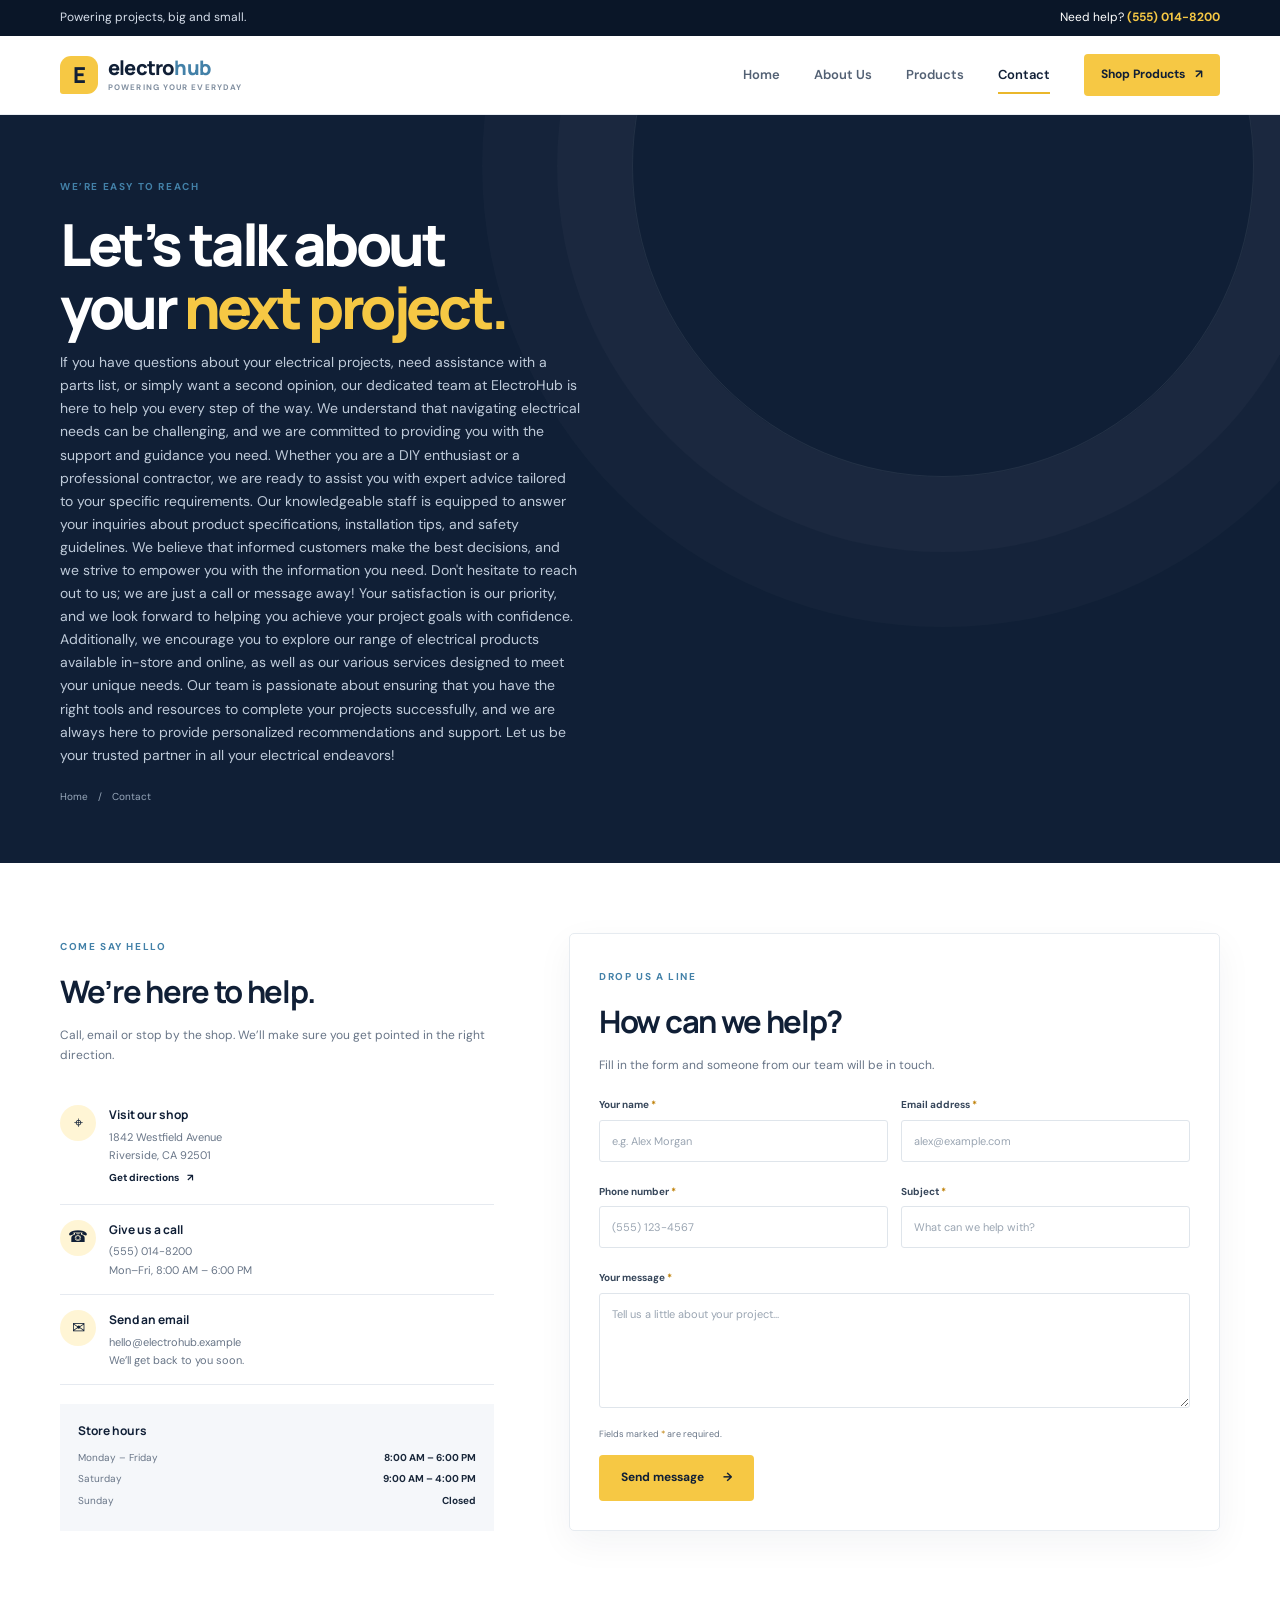
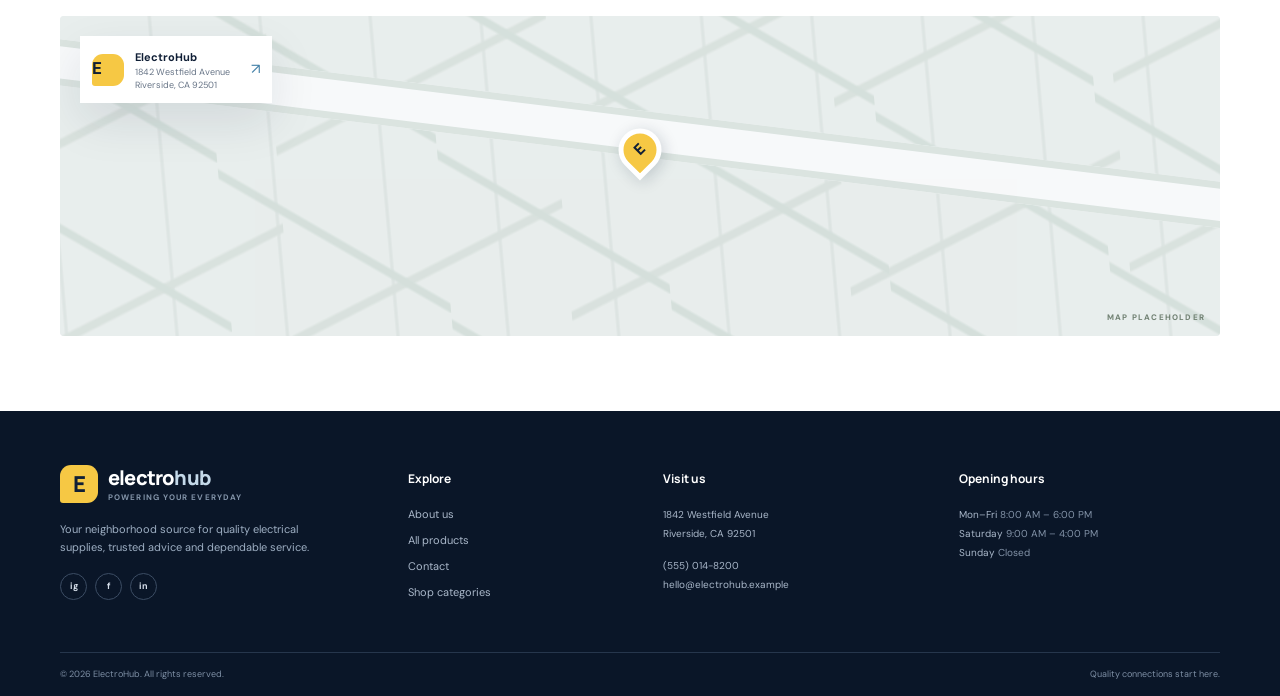
<file: contact.html>
<!DOCTYPE html>
<html lang="en">
<head>
  <meta charset="UTF-8"><meta name="viewport" content="width=device-width, initial-scale=1.0">
  <meta name="description" content="Contact ElectroHub for electrical product advice, project questions or store information. Call, visit our Riverside shop or send our team a message.">
  <meta property="og:title" content="Contact ElectroHub | Let's Talk Electrical"><meta property="og:description" content="Get in touch with the ElectroHub team for friendly product advice and dependable service."><meta property="og:type" content="website">
  <title>Contact ElectroHub | Let's Talk Electrical</title>
  <link rel="preconnect" href="https://fonts.googleapis.com"><link rel="preconnect" href="https://fonts.gstatic.com" crossorigin><link href="https://fonts.googleapis.com/css2?family=DM+Sans:wght@400;500;600;700&family=Manrope:wght@400;500;600;700;800&display=swap" rel="stylesheet"><link rel="stylesheet" href="css/style.css"><script src="js/main.js" defer></script>
</head>
<body>
  <a class="skip-link" href="#main-content">Skip to content</a><div class="topbar"><div class="container topbar-inner"><span>Powering projects, big and small.</span><a href="tel:+15550148200">Need help? <strong>(555) 014-8200</strong></a></div></div>
  <header class="site-header"><div class="container nav-wrap"><a class="brand" href="index.html" aria-label="ElectroHub home"><span class="brand-mark" aria-hidden="true">E</span><span>electro<span class="brand-accent">hub</span><small>POWERING YOUR EVERYDAY</small></span></a><button class="menu-toggle" type="button" aria-expanded="false" aria-controls="primary-navigation" aria-label="Open navigation"><span></span><span></span><span></span></button><nav class="primary-nav" id="primary-navigation" aria-label="Main navigation"><a href="index.html">Home</a><a href="about.html">About Us</a><a href="products.html">Products</a><a class="active" aria-current="page" href="contact.html">Contact</a><a class="nav-cta" href="products.html">Shop Products <span aria-hidden="true">↗</span></a></nav></div></header>
  <main id="main-content">
    <section class="page-hero contact-hero"><div class="container page-hero-content"><span class="eyebrow">WE’RE EASY TO REACH</span><h1>Let’s talk about<br>your <span>next project.</span></h1><p>If you have questions about your electrical projects, need assistance with a parts list, or simply want a second opinion, our dedicated team at ElectroHub is here to help you every step of the way. We understand that navigating electrical needs can be challenging, and we are committed to providing you with the support and guidance you need. Whether you are a DIY enthusiast or a professional contractor, we are ready to assist you with expert advice tailored to your specific requirements. Our knowledgeable staff is equipped to answer your inquiries about product specifications, installation tips, and safety guidelines. We believe that informed customers make the best decisions, and we strive to empower you with the information you need. Don't hesitate to reach out to us; we are just a call or message away! Your satisfaction is our priority, and we look forward to helping you achieve your project goals with confidence. Additionally, we encourage you to explore our range of electrical products available in-store and online, as well as our various services designed to meet your unique needs. Our team is passionate about ensuring that you have the right tools and resources to complete your projects successfully, and we are always here to provide personalized recommendations and support. Let us be your trusted partner in all your electrical endeavors!</p><div class="breadcrumb"><a href="index.html">Home</a><span aria-hidden="true">/</span><span>Contact</span></div></div></section>
    <section class="section contact-section"><div class="container contact-layout"><div class="contact-details"><span class="eyebrow">COME SAY HELLO</span><h2>We’re here to help.</h2><p>Call, email or stop by the shop. We’ll make sure you get pointed in the right direction.</p>
      <div class="contact-detail"><span class="contact-icon" aria-hidden="true">⌖</span><div><h3>Visit our shop</h3><p>1842 Westfield Avenue<br>Riverside, CA 92501</p><a class="text-link" href="https://maps.google.com/?q=1842+Westfield+Avenue+Riverside+CA+92501" target="_blank" rel="noopener noreferrer">Get directions <span aria-hidden="true">↗</span></a></div></div>
      <div class="contact-detail"><span class="contact-icon" aria-hidden="true">☎</span><div><h3>Give us a call</h3><p><a href="tel:+15550148200">(555) 014-8200</a><br>Mon–Fri, 8:00 AM – 6:00 PM</p></div></div>
      <div class="contact-detail"><span class="contact-icon" aria-hidden="true">✉</span><div><h3>Send an email</h3><p><a href="mailto:hello@electrohub.example">hello@electrohub.example</a><br>We’ll get back to you soon.</p></div></div>
      <div class="hours-card"><h3>Store hours</h3><p><span>Monday – Friday</span><strong>8:00 AM – 6:00 PM</strong></p><p><span>Saturday</span><strong>9:00 AM – 4:00 PM</strong></p><p><span>Sunday</span><strong>Closed</strong></p></div>
    </div>
    <div class="contact-form-card"><span class="eyebrow">DROP US A LINE</span><h2>How can we help?</h2><p>Fill in the form and someone from our team will be in touch.</p>
      <form id="contact-form" novalidate>
        <div class="form-grid"><div class="form-field"><label for="contact-name">Your name <span aria-hidden="true">*</span></label><input id="contact-name" name="name" type="text" autocomplete="name" required placeholder="e.g. Alex Morgan"><span class="field-error" id="name-error"></span></div>
          <div class="form-field"><label for="contact-email">Email address <span aria-hidden="true">*</span></label><input id="contact-email" name="email" type="email" autocomplete="email" required placeholder="alex@example.com"><span class="field-error" id="email-error"></span></div>
          <div class="form-field"><label for="contact-phone">Phone number <span aria-hidden="true">*</span></label><input id="contact-phone" name="phone" type="tel" autocomplete="tel" required pattern="[0-9+(). -]{7,20}" placeholder="(555) 123-4567"><span class="field-error" id="phone-error"></span></div>
          <div class="form-field"><label for="contact-subject">Subject <span aria-hidden="true">*</span></label><input id="contact-subject" name="subject" type="text" required placeholder="What can we help with?"><span class="field-error" id="subject-error"></span></div>
          <div class="form-field form-field-wide"><label for="contact-message">Your message <span aria-hidden="true">*</span></label><textarea id="contact-message" name="message" rows="5" required minlength="10" placeholder="Tell us a little about your project..."></textarea><span class="field-error" id="message-error"></span></div>
        </div>
        <p class="form-note">Fields marked <span aria-hidden="true">*</span> are required.</p><button class="button button-yellow submit-button" type="submit">Send message <span aria-hidden="true">→</span></button><p class="form-success" id="form-success" role="status" hidden>Thanks for reaching out! Your message has been received. This demo form does not send data.</p>
      </form>
    </div></div></section>
    <section class="map-section"><div class="container map-placeholder"><div class="map-grid" aria-hidden="true"></div><div class="map-pin" aria-hidden="true">E</div><div class="map-card"><span class="brand-mark" aria-hidden="true">E</span><div><strong>ElectroHub</strong><span>1842 Westfield Avenue<br>Riverside, CA 92501</span></div><a href="https://maps.google.com/?q=1842+Westfield+Avenue+Riverside+CA+92501" target="_blank" rel="noopener noreferrer" aria-label="Open ElectroHub location in maps">↗</a></div><span class="map-label">MAP PLACEHOLDER</span></div></section>
  </main>
  <footer class="site-footer"><div class="container footer-main"><div class="footer-about"><a class="brand brand-light" href="index.html"><span class="brand-mark" aria-hidden="true">E</span><span>electro<span class="brand-accent">hub</span><small>POWERING YOUR EVERYDAY</small></span></a><p>Your neighborhood source for quality electrical supplies, trusted advice and dependable service.</p><div class="social-links"><a href="#" aria-label="Instagram (placeholder)">ig</a><a href="#" aria-label="Facebook (placeholder)">f</a><a href="#" aria-label="LinkedIn (placeholder)">in</a></div></div><div class="footer-column"><h2>Explore</h2><a href="about.html">About us</a><a href="products.html">All products</a><a href="contact.html">Contact</a><a href="products.html">Shop categories</a></div><div class="footer-column"><h2>Visit us</h2><p>1842 Westfield Avenue<br>Riverside, CA 92501</p><p><a href="tel:+15550148200">(555) 014-8200</a><br><a href="mailto:hello@electrohub.example">hello@electrohub.example</a></p></div><div class="footer-column"><h2>Opening hours</h2><p>Mon–Fri <span>8:00 AM – 6:00 PM</span><br>Saturday <span>9:00 AM – 4:00 PM</span><br>Sunday <span>Closed</span></p></div></div><div class="container footer-bottom"><span>© <span data-year>2026</span> ElectroHub. All rights reserved.</span><span>Quality connections start here.</span></div></footer>
</body>
</html>
</file>
<file: css/style.css>
:root {
  --navy: #101f36;
  --navy-deep: #0a1628;
  --yellow: #f6c844;
  --yellow-dark: #eab72b;
  --blue: #4381a8;
  --ink: #19273a;
  --muted: #687587;
  --line: #e6eaf0;
  --soft: #f5f7fa;
  --white: #fff;
  --font-body: "DM Sans", sans-serif;
  --font-heading: "Manrope", sans-serif;
  --shadow: 0 18px 48px rgba(16, 31, 54, .1);
}

* { box-sizing: border-box; }
html { scroll-behavior: smooth; scroll-padding-top: 92px; }
body { margin: 0; color: var(--ink); background: var(--white); font-family: var(--font-body); font-size: 15px; line-height: 1.65; }
img { display: block; width: 100%; }
a { color: inherit; text-decoration: none; }
button, input, textarea { font: inherit; }
button, a { -webkit-tap-highlight-color: transparent; }
button:focus-visible, a:focus-visible, input:focus-visible, textarea:focus-visible { outline: 3px solid var(--blue); outline-offset: 3px; }
.container { width: min(1160px, calc(100% - 48px)); margin-inline: auto; }
.visually-hidden { position: absolute; width: 1px; height: 1px; padding: 0; margin: -1px; overflow: hidden; clip: rect(0, 0, 0, 0); white-space: nowrap; border: 0; }
.skip-link { position: fixed; top: 8px; left: 8px; z-index: 20; padding: 10px 16px; color: var(--navy); background: var(--yellow); transform: translateY(-150%); }
.skip-link:focus { transform: translateY(0); }
.topbar { color: #d7dfeb; background: var(--navy-deep); font-size: 12px; }
.topbar-inner { display: flex; justify-content: space-between; padding-block: 8px; }
.topbar a { color: var(--white); }
.topbar strong { color: var(--yellow); font-weight: 700; }
.site-header { position: sticky; top: 0; z-index: 10; background: rgba(255,255,255,.97); border-bottom: 1px solid rgba(230,234,240,.85); backdrop-filter: blur(12px); }
.nav-wrap { min-height: 78px; display: flex; align-items: center; justify-content: space-between; gap: 32px; }
.brand { display: inline-flex; align-items: center; gap: 10px; color: var(--navy); font-family: var(--font-heading); font-size: 20px; font-weight: 800; line-height: 1; letter-spacing: -.8px; }
.brand-mark { width: 38px; height: 38px; display: grid; place-items: center; color: var(--navy); background: var(--yellow); border-radius: 11px 11px 11px 3px; font-size: 22px; font-weight: 800; }
.brand-accent { color: var(--blue); }
.brand small { display: block; margin-top: 5px; font-family: var(--font-body); color: #8290a1; font-size: 8px; font-weight: 700; letter-spacing: 1.1px; }
.primary-nav { display: flex; align-items: center; gap: 34px; }
.primary-nav > a:not(.nav-cta) { position: relative; padding-block: 8px; color: #536174; font-size: 13px; font-weight: 600; transition: color .2s ease; }
.primary-nav > a:not(.nav-cta):hover, .primary-nav > a.active { color: var(--navy); }
.primary-nav > a.active::after { position: absolute; right: 0; bottom: 0; left: 0; height: 2px; background: var(--yellow-dark); content: ""; }
.nav-cta { padding: 11px 17px; color: var(--navy); background: var(--yellow); border-radius: 4px; font-size: 12px; font-weight: 700; transition: background .2s, transform .2s; }
.nav-cta:hover, .button-yellow:hover { background: var(--yellow-dark); transform: translateY(-2px); }
.nav-cta span { padding-left: 7px; }
.menu-toggle { display: none; }

.hero { position: relative; overflow: hidden; padding: 72px 0 70px; color: white; background: var(--navy); }
.hero::before { position: absolute; top: -260px; right: -100px; width: 650px; height: 650px; border: 1px solid rgba(255,255,255,.08); border-radius: 50%; box-shadow: 0 0 0 70px rgba(255,255,255,.025), 0 0 0 140px rgba(255,255,255,.02); content: ""; }
.hero-grid { position: relative; display: grid; grid-template-columns: 1fr .95fr; align-items: center; gap: 68px; }
.hero-copy { padding-block: 12px; }
.eyebrow { display: inline-flex; align-items: center; gap: 9px; color: var(--blue); font-size: 10px; font-weight: 700; letter-spacing: 1.6px; line-height: 1.5; }
.hero .eyebrow, .testimonial-section .eyebrow, .cta-band .eyebrow { color: #f7d66c; }
.eyebrow-dot { width: 7px; height: 7px; background: var(--yellow); border-radius: 50%; }
h1, h2, h3, p { margin-top: 0; }
h1, h2, h3 { font-family: var(--font-heading); }
h1 { margin: 20px 0 18px; font-size: clamp(42px, 5vw, 66px); font-weight: 800; letter-spacing: -3.4px; line-height: 1.1; }
h1 span, .story-copy h2 span, .page-hero h1 span, .trust-copy h2 span { color: var(--yellow); }
.hero-copy > p { max-width: 470px; margin-bottom: 28px; color: #bec9d8; font-size: 16px; }
.button-row { display: flex; flex-wrap: wrap; gap: 12px; }
.button { min-height: 46px; display: inline-flex; align-items: center; justify-content: center; gap: 19px; padding: 12px 19px; border: 0; border-radius: 4px; cursor: pointer; font-size: 12px; font-weight: 700; transition: background .2s ease, transform .2s ease, color .2s ease; }
.button-yellow { color: var(--navy); background: var(--yellow); }
.button-outline { color: white; border: 1px solid rgba(255,255,255,.35); background: transparent; }
.button-outline:hover { color: var(--navy); background: white; }
.button-dark { color: white; background: var(--navy); }
.button-dark:hover { background: var(--blue); transform: translateY(-2px); }
.button-small { min-height: 36px; padding: 8px 12px; color: var(--navy); background: #f0f3f6; font-size: 11px; }
.button-small:hover { background: var(--yellow); }
.hero-note { display: flex; align-items: center; gap: 13px; margin-top: 37px; }
.avatar-stack { display: flex; padding-left: 6px; }
.avatar-stack i { width: 27px; height: 27px; display: grid; place-items: center; margin-left: -6px; color: var(--navy); background: #d7e8ee; border: 2px solid var(--navy); border-radius: 50%; font-size: 9px; font-style: normal; font-weight: 800; }
.avatar-stack i:nth-child(2) { background: #f1d09c; }.avatar-stack i:nth-child(3) { background: #b7c8dc; }
.hero-note strong, .hero-note small { display: block; }.hero-note strong { font-size: 11px; }.hero-note small { color: #9cacc1; font-size: 10px; }
.hero-visual { position: relative; min-height: 405px; }
.hero-visual > img { height: 405px; object-fit: cover; border-radius: 6px; }
.hero-visual::after { position: absolute; inset: 0; border-radius: 6px; background: linear-gradient(0deg,rgba(10,22,40,.34),transparent 45%); content: ""; }
.hero-float { position: absolute; z-index: 1; right: -27px; bottom: 48px; display: flex; align-items: center; gap: 12px; padding: 15px 20px; color: var(--ink); background: white; border-radius: 5px; box-shadow: var(--shadow); }
.float-icon { width: 36px; height: 36px; display: grid; place-items: center; color: var(--navy); background: var(--yellow); border-radius: 50%; font-size: 18px; }
.hero-float strong, .hero-float small { display: block; }.hero-float strong { font-size: 12px; }.hero-float small { color: var(--muted); font-size: 10px; }
.visual-caption { position: absolute; z-index: 1; bottom: 20px; left: 20px; display: flex; align-items: center; gap: 9px; color: white; font-size: 9px; font-weight: 700; letter-spacing: 1.4px; }
.caption-line { width: 22px; height: 2px; background: var(--yellow); }
.benefits-strip { border-bottom: 1px solid var(--line); background: var(--white); }
.benefits-grid { display: grid; grid-template-columns: repeat(4, 1fr); padding-block: 25px; }
.benefit { display: flex; align-items: center; gap: 12px; padding: 6px 21px; border-right: 1px solid var(--line); }
.benefit:first-child { padding-left: 0; }.benefit:last-child { padding-right: 0; border: 0; }
.icon-tile { width: 39px; height: 39px; flex: 0 0 39px; display: grid; place-items: center; color: var(--navy); background: #fff7dd; border-radius: 4px; font-size: 16px; font-weight: 700; }
.benefit h2 { margin: 0; font-size: 12px; font-weight: 800; letter-spacing: -.2px; }.benefit p { margin: 2px 0 0; color: var(--muted); font-size: 10px; }
.section { padding: 84px 0; }
.section-heading { display: flex; align-items: end; justify-content: space-between; gap: 30px; margin-bottom: 30px; }
.section-heading h2, .catalog-heading h2 { margin: 8px 0 0; color: var(--navy); font-size: clamp(27px, 3vw, 38px); letter-spacing: -1.5px; line-height: 1.2; }
.text-link, .small-link { color: var(--navy); font-size: 11px; font-weight: 700; transition: color .2s; }.text-link:hover, .small-link:hover { color: var(--blue); }.text-link span, .small-link span { padding-left: 6px; }
.category-grid { display: grid; grid-template-columns: repeat(6, 1fr); gap: 14px; }
.category-card { position: relative; min-height: 208px; overflow: hidden; padding: 0 14px 16px; color: white; background: var(--navy); border-radius: 4px; }
.category-card::after { position: absolute; inset: 0; background: linear-gradient(0deg,rgba(9,20,36,.94),rgba(9,20,36,.02) 85%); content: ""; transition: background .25s; }
.category-card img { position: absolute; inset: 0; height: 100%; object-fit: cover; opacity: .8; transition: transform .35s ease; }
.category-card:hover img { transform: scale(1.07); }.category-card:hover::after { background: linear-gradient(0deg,rgba(9,20,36,.97),rgba(9,20,36,.15) 85%); }
.category-card h3, .category-card > span:not(.category-arrow) { position: relative; z-index: 1; display: block; }.category-card h3 { margin: 130px 0 1px; font-size: 14px; }.category-card > span:not(.category-arrow) { color: #d3dce8; font-size: 9px; }
.category-arrow { position: absolute; z-index: 1; top: 11px; right: 11px; width: 27px; height: 27px; display: grid; place-items: center; color: var(--navy); background: var(--yellow); border-radius: 50%; font-size: 12px; }
.featured-section { background: var(--soft); }
.product-grid { display: grid; grid-template-columns: repeat(4, 1fr); gap: 18px; }
.product-card, .catalog-card { overflow: hidden; background: white; border: 1px solid #ebeff3; border-radius: 5px; transition: box-shadow .25s, transform .25s; }
.product-card:hover, .catalog-card:hover { transform: translateY(-4px); box-shadow: var(--shadow); }
.product-image, .catalog-image { position: relative; display: block; overflow: hidden; background: #edf1f4; }
.product-image { height: 205px; }.product-image img, .catalog-image img { height: 100%; object-fit: cover; transition: transform .35s; }.product-card:hover .product-image img, .catalog-card:hover .catalog-image img { transform: scale(1.04); }
.product-tag { position: absolute; top: 12px; left: 12px; padding: 4px 8px; color: var(--navy); background: var(--yellow); border-radius: 2px; font-size: 8px; font-weight: 800; letter-spacing: .5px; }.tag-blue { color: white; background: var(--blue); }
.product-info { padding: 17px; }.product-category { color: #7d8b9b; font-size: 9px; font-weight: 700; letter-spacing: 1px; }.product-info h3, .catalog-info h3 { margin: 5px 0 7px; color: var(--navy); font-size: 14px; letter-spacing: -.3px; }
.rating { display: flex; align-items: center; gap: 7px; color: #eba900; font-size: 11px; letter-spacing: 1px; }.rating small { color: #8490a0; font-size: 10px; letter-spacing: 0; }
.product-bottom, .catalog-bottom { display: flex; align-items: center; justify-content: space-between; gap: 8px; margin-top: 13px; padding-top: 12px; border-top: 1px solid #edf0f3; }.product-bottom strong, .catalog-bottom strong { color: var(--navy); font-family: var(--font-heading); font-size: 15px; }.small-link { font-size: 10px; }
.story-grid { display: grid; grid-template-columns: 1fr 1fr; align-items: center; gap: 84px; }.story-image { position: relative; padding: 0 26px 26px 0; }.story-image::before { position: absolute; right: 0; bottom: 0; width: 72%; height: 76%; background: #eff4f7; content: ""; }.story-image img { position: relative; z-index: 1; height: 390px; object-fit: cover; border-radius: 4px; }.story-badge { position: absolute; z-index: 2; right: -10px; bottom: 34px; display: flex; align-items: center; gap: 10px; padding: 13px 17px; color: var(--navy); background: var(--yellow); box-shadow: 0 8px 24px rgba(16,31,54,.15); }.story-badge strong { font-family: var(--font-heading); font-size: 27px; line-height: 1; }.story-badge span { font-size: 9px; font-weight: 700; line-height: 1.4; }
.story-copy h2, .trust-copy h2 { margin: 9px 0 17px; color: var(--navy); font-size: clamp(30px, 3.2vw, 43px); letter-spacing: -1.8px; line-height: 1.2; }.story-copy h2 span, .trust-copy h2 span { color: var(--blue); }.story-copy p, .trust-copy p { margin-bottom: 14px; color: var(--muted); font-size: 13px; }.check-list { display: grid; gap: 10px; padding: 0; margin: 21px 0 25px; list-style: none; }.check-list li { position: relative; padding-left: 27px; color: #34445a; font-size: 12px; }.check-list li::before { position: absolute; top: 1px; left: 0; width: 17px; height: 17px; display: grid; place-items: center; color: var(--navy); background: #fff2c3; border-radius: 50%; content: "✓"; font-size: 10px; font-weight: 800; }
.testimonial-section { padding: 78px 0 84px; color: white; background: var(--navy); }.light-heading h2 { color: white; }.testimonial-controls { display: flex; gap: 8px; }.testimonial-controls button { width: 37px; height: 37px; color: white; border: 1px solid rgba(255,255,255,.3); border-radius: 50%; background: transparent; cursor: pointer; transition: background .2s; }.testimonial-controls button:hover { color: var(--navy); background: var(--yellow); }
.testimonial-grid { display: grid; grid-template-columns: repeat(3, 1fr); gap: 16px; }.quote-card { position: relative; min-height: 220px; padding: 23px; color: var(--ink); background: white; border-radius: 4px; }.quote-mark { position: absolute; top: 4px; right: 19px; color: #f1f3f6; font-family: Georgia, serif; font-size: 72px; line-height: 1; }.quote-card .rating { position: relative; }.quote-card blockquote { min-height: 73px; margin: 12px 0 17px; color: #48576a; font-size: 13px; line-height: 1.65; }.quote-person { display: flex; align-items: center; gap: 9px; }.person-avatar { width: 32px; height: 32px; display: grid; place-items: center; color: var(--navy); background: #dceaf0; border-radius: 50%; font-size: 9px; font-weight: 800; }.avatar-yellow { background: #fff0bf; }.avatar-blue { background: #d9e3f2; }.quote-person strong, .quote-person small { display: block; }.quote-person strong { color: var(--navy); font-size: 10px; }.quote-person small { color: var(--muted); font-size: 9px; }
.cta-band { padding: 42px 0; color: white; background: #183655; }.cta-inner { display: flex; align-items: center; justify-content: space-between; gap: 30px; }.cta-inner h2 { margin: 7px 0 5px; font-size: clamp(23px, 3vw, 32px); letter-spacing: -1px; }.cta-inner p { margin: 0; color: #c4d2e0; font-size: 12px; }
.site-footer { color: #b8c5d5; background: var(--navy-deep); }.footer-main { display: grid; grid-template-columns: 1.45fr 1fr 1.2fr 1.25fr; gap: 45px; padding-block: 54px 43px; }.brand-light { color: white; }.brand-light .brand-accent { color: #c4d9e9; }.brand-light small { color: #8394a9; }.footer-about > p { max-width: 250px; margin: 17px 0; color: #9eafc3; font-size: 11px; }.social-links { display: flex; gap: 8px; }.social-links a { width: 27px; height: 27px; display: grid; place-items: center; color: #d7e0eb; border: 1px solid #3c4d64; border-radius: 50%; font-size: 9px; font-weight: 700; transition: color .2s, background .2s; }.social-links a:hover { color: var(--navy); background: var(--yellow); }
.footer-column h2 { margin: 4px 0 16px; color: white; font-size: 12px; }.footer-column > a { display: block; margin: 8px 0; color: #aab8ca; font-size: 11px; }.footer-column a:hover { color: var(--yellow); }.footer-column p { margin: 0 0 13px; color: #aab8ca; font-size: 10px; line-height: 1.9; }.footer-column p span { color: #8393a8; }.footer-bottom { display: flex; justify-content: space-between; padding-block: 14px; color: #7e8fa5; border-top: 1px solid #26364c; font-size: 9px; }

.page-hero { position: relative; overflow: hidden; min-height: 345px; display: flex; align-items: center; color: white; background: var(--navy); }.page-hero::before { position: absolute; top: -260px; right: 2%; width: 620px; height: 620px; border: 1px solid rgba(255,255,255,.08); border-radius: 50%; box-shadow: 0 0 0 75px rgba(255,255,255,.025), 0 0 0 150px rgba(255,255,255,.02); content: ""; }.page-hero-content { position: relative; padding-block: 58px; }.page-hero h1 { margin: 14px 0 12px; font-size: clamp(39px, 5vw, 58px); }.page-hero-content > p { max-width: 520px; margin-bottom: 22px; color: #bfcbda; font-size: 14px; }.breadcrumb { display: flex; gap: 10px; color: #98a8bb; font-size: 10px; }.breadcrumb a:hover { color: var(--yellow); }
.values-section { background: var(--soft); }.values-section .section-heading > p { max-width: 350px; margin: 0 0 2px; color: var(--muted); font-size: 12px; }.values-grid { display: grid; grid-template-columns: repeat(3, 1fr); gap: 16px; }.value-card { padding: 25px; background: white; border: 1px solid #e8edf2; border-radius: 4px; }.value-number { color: var(--blue); font-family: var(--font-heading); font-size: 12px; font-weight: 800; }.value-card h3 { margin: 20px 0 8px; color: var(--navy); font-size: 16px; }.value-card p { margin: 0; color: var(--muted); font-size: 12px; }
.stats-section { padding: 42px 0; background: #fff7df; }.stats-grid { display: grid; grid-template-columns: repeat(4, 1fr); }.stats-grid > div { display: grid; gap: 3px; padding-left: 28px; border-right: 1px solid #eadcae; }.stats-grid > div:first-child { padding-left: 0; }.stats-grid > div:last-child { border: 0; }.stats-grid strong { color: var(--navy); font-family: var(--font-heading); font-size: 31px; letter-spacing: -1px; line-height: 1.2; }.stats-grid strong span { color: var(--blue); font-size: 21px; }.stats-grid > div > span { color: #687587; font-size: 10px; }
.trust-grid { display: grid; grid-template-columns: .9fr 1.1fr; align-items: center; gap: 75px; }.team-image { position: relative; }.team-image > img { height: 360px; object-fit: cover; border-radius: 4px; }.team-note { position: absolute; right: -18px; bottom: 24px; display: flex; align-items: center; gap: 11px; padding: 13px 17px; background: white; box-shadow: var(--shadow); }.team-icon { width: 34px; height: 34px; display: grid; place-items: center; background: var(--yellow); border-radius: 50%; }.team-note strong, .team-note small { display: block; }.team-note strong { color: var(--navy); font-size: 11px; }.team-note small { color: var(--muted); font-size: 9px; }

.catalog-section { padding-top: 65px; }.catalog-heading { display: flex; align-items: end; justify-content: space-between; gap: 25px; margin-bottom: 23px; }.catalog-heading h2 { font-size: 32px; }.search-box { width: min(310px, 100%); display: flex; align-items: center; gap: 9px; padding: 0 12px; border: 1px solid #dfe5ec; border-radius: 4px; color: var(--blue); }.search-box > span:not(.visually-hidden) { font-size: 22px; }.search-box input { width: 100%; min-height: 43px; padding: 8px 0; color: var(--ink); border: 0; outline: 0; background: transparent; font-size: 11px; }.search-box:focus-within { border-color: var(--blue); box-shadow: 0 0 0 2px rgba(67,129,168,.13); }.filter-row { display: flex; flex-wrap: wrap; gap: 8px; padding-bottom: 16px; border-bottom: 1px solid var(--line); }.filter-button { padding: 8px 14px; color: #58677a; border: 1px solid #e3e8ee; border-radius: 3px; background: white; cursor: pointer; font-size: 10px; font-weight: 600; transition: color .2s, background .2s, border .2s; }.filter-button:hover, .filter-button.active { color: var(--navy); border-color: var(--yellow); background: #fff6d8; }.results-count { margin: 14px 0; color: #738094; font-size: 10px; }.catalog-grid { display: grid; grid-template-columns: repeat(4, 1fr); gap: 17px; }.catalog-image { height: 180px; }.catalog-info { padding: 15px; }.catalog-info h3 { min-height: 21px; }.catalog-info > p { min-height: 36px; margin: 0; color: var(--muted); font-size: 10px; line-height: 1.6; }.empty-results { padding: 70px 20px; text-align: center; }.empty-results > span { color: var(--blue); font-size: 36px; }.empty-results h3 { margin: 8px 0; color: var(--navy); }.empty-results p { color: var(--muted); font-size: 12px; }

.contact-section { padding-block: 70px 85px; }.contact-layout { display: grid; grid-template-columns: .8fr 1.2fr; align-items: start; gap: 75px; }.contact-details > h2, .contact-form-card > h2 { margin: 8px 0 9px; color: var(--navy); font-size: 31px; letter-spacing: -1.3px; }.contact-details > p, .contact-form-card > p { color: var(--muted); font-size: 12px; }.contact-details > p { margin-bottom: 24px; }.contact-detail { display: flex; gap: 13px; padding: 15px 0; border-bottom: 1px solid var(--line); }.contact-icon { width: 36px; height: 36px; flex: 0 0 36px; display: grid; place-items: center; color: var(--navy); background: #fff5d5; border-radius: 50%; font-size: 16px; }.contact-detail h3 { margin: 0 0 3px; color: var(--navy); font-size: 12px; }.contact-detail p { margin: 0; color: var(--muted); font-size: 11px; }.contact-detail p a:hover { color: var(--blue); }.contact-detail .text-link { display: inline-block; margin-top: 5px; font-size: 10px; }.hours-card { margin-top: 19px; padding: 17px 18px; background: var(--soft); }.hours-card h3 { margin: 0 0 9px; color: var(--navy); font-size: 12px; }.hours-card p { display: flex; justify-content: space-between; gap: 12px; margin: 5px 0; color: var(--muted); font-size: 10px; }.hours-card strong { color: var(--ink); font-size: 10px; }.contact-form-card { padding: 29px; border: 1px solid #e6ebf0; border-radius: 5px; box-shadow: 0 12px 36px rgba(16,31,54,.05); }.contact-form-card > p { margin-bottom: 21px; }.form-grid { display: grid; grid-template-columns: 1fr 1fr; gap: 16px 13px; }.form-field { display: grid; align-content: start; gap: 6px; }.form-field-wide { grid-column: 1 / -1; }.form-field label { color: #36465a; font-size: 10px; font-weight: 700; }.form-field label span, .form-note span { color: #bd7d00; }.form-field input, .form-field textarea { width: 100%; padding: 11px 12px; color: var(--ink); border: 1px solid #dfe5eb; border-radius: 3px; background: white; font-size: 11px; }.form-field input { min-height: 42px; }.form-field textarea { min-height: 115px; resize: vertical; }.form-field input::placeholder, .form-field textarea::placeholder { color: #9aa5b2; }.form-field [aria-invalid="true"] { border-color: #bf3b3b; }.field-error { min-height: 0; color: #a92c2c; font-size: 10px; }.field-error:not(:empty) { min-height: 14px; }.form-note { margin: 13px 0; color: var(--muted); font-size: 9px; }.submit-button { min-width: 155px; }.form-success { margin: 15px 0 0; padding: 11px 13px; color: #205e3a; background: #e9f7ed; border-left: 3px solid #2e8b57; font-size: 11px; }
.map-section { padding: 0 0 75px; }.map-placeholder { position: relative; min-height: 320px; overflow: hidden; display: grid; place-items: center; background: #e8edf0; border-radius: 4px; }.map-grid { position: absolute; inset: -60px; opacity: .65; background-color: #e9eeeb; background-image: linear-gradient(35deg, transparent 47%, #cbd9d1 48%, #cbd9d1 50%, transparent 51%), linear-gradient(-22deg, transparent 44%, #d2dcd5 45%, #d2dcd5 47%, transparent 48%), linear-gradient(90deg, transparent 48%, #d8e0dc 49%, #d8e0dc 51%, transparent 52%); background-size: 220px 170px, 280px 190px, 110px 110px; transform: rotate(-5deg); }.map-grid::after { position: absolute; inset: 35% -5%; height: 32px; background: #fff; border: 7px solid #d4dfd8; transform: rotate(12deg); content: ""; }.map-pin { position: absolute; z-index: 1; top: 42%; left: 50%; width: 43px; height: 43px; display: grid; place-items: center; color: var(--navy); background: var(--yellow); border: 5px solid white; border-radius: 50% 50% 50% 0; box-shadow: 0 4px 15px rgba(16,31,54,.18); font-family: var(--font-heading); font-weight: 800; transform: translate(-50%, -50%) rotate(-45deg); }.map-pin::first-letter { transform: rotate(45deg); }.map-card { position: absolute; z-index: 2; top: 20px; left: 20px; display: flex; align-items: center; gap: 11px; padding: 12px; background: white; box-shadow: var(--shadow); }.map-card .brand-mark { width: 32px; height: 32px; font-size: 17px; }.map-card strong, .map-card span { display: block; }.map-card strong { color: var(--navy); font-size: 11px; }.map-card div span { color: var(--muted); font-size: 9px; line-height: 1.4; }.map-card > a { margin-left: 10px; color: var(--blue); }.map-label { position: absolute; right: 15px; bottom: 12px; color: #728274; font-size: 8px; font-weight: 800; letter-spacing: 1.2px; }

@media (max-width: 980px) {
  .primary-nav { gap: 21px; }.hero-grid { gap: 42px; }.benefit { padding-inline: 12px; }.category-grid { grid-template-columns: repeat(3, 1fr); }.category-card { min-height: 220px; }.category-card h3 { margin-top: 145px; }.footer-main { gap: 26px; }.story-grid, .trust-grid { gap: 48px; }.catalog-grid { grid-template-columns: repeat(3, 1fr); }.contact-layout { gap: 40px; }
}
@media (max-width: 720px) {
  .container { width: min(100% - 36px, 560px); }.topbar-inner { padding-block: 7px; font-size: 10px; }.nav-wrap { min-height: 68px; }.menu-toggle { width: 39px; height: 39px; display: grid; align-content: center; justify-content: center; gap: 5px; padding: 8px; border: 1px solid var(--line); border-radius: 4px; background: white; cursor: pointer; }.menu-toggle span { width: 19px; height: 2px; background: var(--navy); transition: transform .2s, opacity .2s; }.menu-toggle[aria-expanded="true"] span:first-child { transform: translateY(7px) rotate(45deg); }.menu-toggle[aria-expanded="true"] span:nth-child(2) { opacity: 0; }.menu-toggle[aria-expanded="true"] span:last-child { transform: translateY(-7px) rotate(-45deg); }.primary-nav { position: absolute; top: 100%; right: 0; left: 0; display: none; align-items: stretch; gap: 0; padding: 10px 18px 18px; background: white; border-bottom: 1px solid var(--line); box-shadow: 0 12px 18px rgba(16,31,54,.08); }.primary-nav.is-open { display: flex; flex-direction: column; }.primary-nav > a:not(.nav-cta) { padding: 12px 0; border-bottom: 1px solid #f0f2f5; }.primary-nav > a.active::after { display: none; }.nav-cta { align-self: flex-start; margin-top: 12px; }
  .hero { padding: 52px 0 57px; }.hero-grid { grid-template-columns: 1fr; gap: 35px; }.hero-copy { padding: 0; }.hero h1 { font-size: clamp(43px, 11vw, 58px); }.hero-copy > p { max-width: 520px; font-size: 14px; }.hero-visual { min-height: 310px; margin-right: 12px; }.hero-visual > img { height: 310px; }.hero-float { right: -12px; bottom: 28px; }.benefits-grid { grid-template-columns: 1fr 1fr; gap: 16px 0; padding-block: 20px; }.benefit { padding-inline: 10px; border-right: 0; }.benefit:nth-child(odd) { padding-left: 0; }.benefit:nth-child(even) { border-left: 1px solid var(--line); padding-left: 17px; }.benefit h2 { font-size: 11px; }.benefit p { font-size: 9px; }.section { padding: 60px 0; }.section-heading { align-items: flex-start; }.section-heading h2 { font-size: 29px; }.category-grid { grid-template-columns: repeat(2, 1fr); gap: 11px; }.category-card { min-height: 190px; }.category-card h3 { margin-top: 118px; }.product-grid { grid-template-columns: repeat(2, 1fr); gap: 12px; }.product-image { height: 160px; }.product-info { padding: 12px; }.product-info h3 { min-height: 36px; font-size: 12px; }.product-bottom { align-items: flex-start; flex-direction: column; }.story-grid, .trust-grid { grid-template-columns: 1fr; gap: 35px; }.story-image { max-width: 500px; }.story-image img { height: 310px; }.story-copy h2, .trust-copy h2 { font-size: 34px; }.testimonial-section { padding: 60px 0; }.testimonial-grid { grid-template-columns: 1fr; }.quote-card { min-height: auto; }.quote-card blockquote { min-height: auto; }.cta-inner { align-items: flex-start; flex-direction: column; }.cta-band { padding: 34px 0; }.footer-main { grid-template-columns: 1fr 1fr; gap: 34px 24px; padding-block: 42px 30px; }.footer-about { grid-column: 1 / -1; }.footer-about > p { max-width: 350px; }.footer-bottom { gap: 12px; font-size: 8px; }.page-hero { min-height: 320px; }.page-hero-content { padding-block: 48px; }.page-hero h1 { font-size: clamp(39px, 10vw, 52px); }.values-section .section-heading { flex-direction: column; gap: 12px; }.values-grid { grid-template-columns: 1fr; }.value-card { padding: 20px; }.value-card h3 { margin-top: 13px; }.stats-grid { grid-template-columns: 1fr 1fr; gap: 23px 0; }.stats-grid > div:nth-child(odd) { padding-left: 0; }.stats-grid > div:nth-child(even) { border-right: 0; border-left: 1px solid #eadcae; padding-left: 20px; }.team-image > img { height: 300px; }.team-note { right: -8px; }.catalog-section { padding-top: 50px; }.catalog-heading { align-items: stretch; flex-direction: column; gap: 18px; }.catalog-heading h2 { font-size: 28px; }.search-box { width: 100%; }.catalog-grid { grid-template-columns: repeat(2, 1fr); gap: 12px; }.catalog-image { height: 145px; }.catalog-info { padding: 12px; }.catalog-info h3 { min-height: 38px; font-size: 11px; }.catalog-info > p { min-height: 50px; font-size: 9px; }.catalog-bottom { align-items: flex-start; flex-direction: column; }.button-small { width: 100%; }.contact-section { padding-block: 50px 60px; }.contact-layout { grid-template-columns: 1fr; gap: 38px; }.contact-details > h2, .contact-form-card > h2 { font-size: 28px; }.contact-form-card { padding: 20px; }.map-section { padding-bottom: 55px; }.map-placeholder { min-height: 260px; }
}
@media (max-width: 390px) {
  .container { width: calc(100% - 28px); }.topbar-inner { font-size: 9px; }.brand { font-size: 18px; }.hero h1 { letter-spacing: -2.5px; }.button-row .button { padding-inline: 13px; }.benefit { gap: 8px; }.icon-tile { width: 34px; height: 34px; flex-basis: 34px; }.category-card { min-height: 170px; }.category-card h3 { margin-top: 101px; }.footer-main { column-gap: 16px; }.form-grid { grid-template-columns: 1fr; }.form-field-wide { grid-column: auto; }
}
@media (prefers-reduced-motion: reduce) {
  *, *::before, *::after { scroll-behavior: auto !important; transition-duration: .01ms !important; animation-duration: .01ms !important; animation-iteration-count: 1 !important; }
}
</file>
